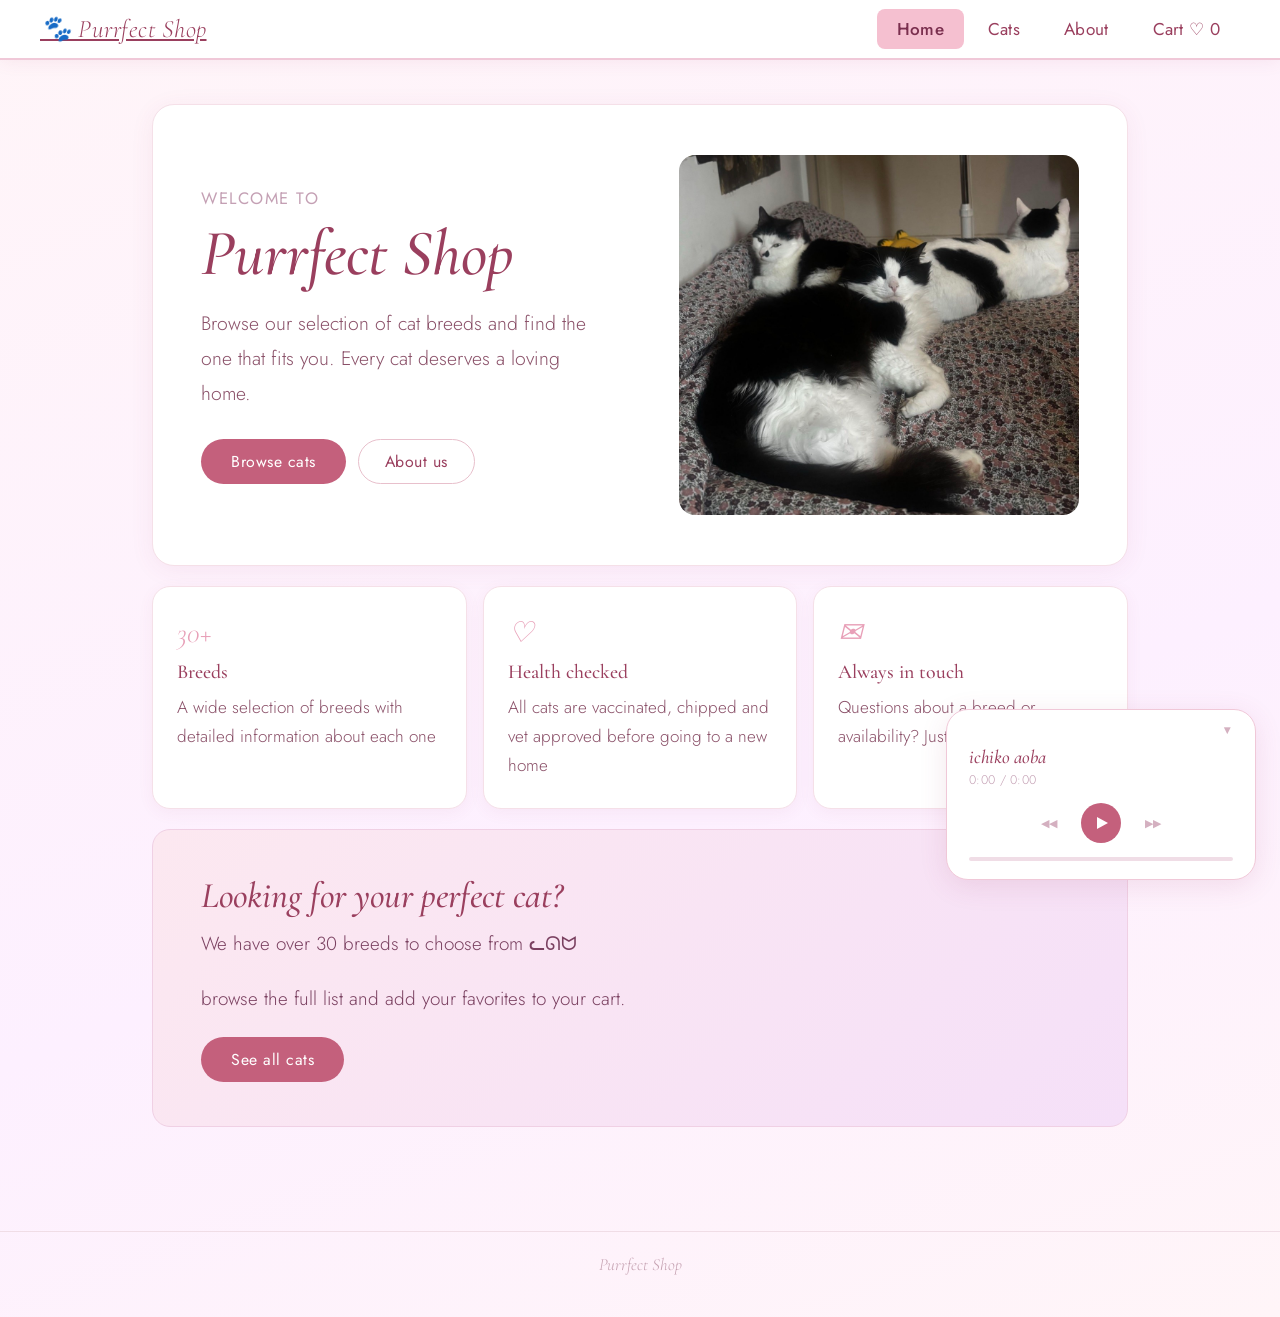
<file: index.html>
<!DOCTYPE html>
<html lang="sv">
<head>
    <meta charset="UTF-8">
    <meta name="viewport" content="width=device-width, initial-scale=1.0">
    <title>Purrfect Shop</title>
    <link href="https://fonts.googleapis.com/css2?family=Cormorant+Garamond:ital,wght@0,400;0,500;0,600;1,400;1,500&family=Jost:wght@300;400;500&display=swap" rel="stylesheet">
    <link rel="stylesheet" href="css/style.css">
    <link rel="stylesheet" href="css/home.css">
</head>
<body>

    <header>
        <a class="logo" href="index.html">🐾 Purrfect Shop</a>
        <nav>
            <a href="index.html" class="nav-btn active">Home</a>
            <a href="pages/cats.html" class="nav-btn">Cats</a>
            <a href="pages/about.html" class="nav-btn">About</a>
            <a href="pages/cart.html" class="nav-btn">Cart ♡ <span id="cartCount">0</span></a>
        </nav>
    </header>

    <main>
        <section class="page">

            <section class="hero">
                <div class="hero-text">
                    <p class="hero-label">Welcome to</p>
                    <h1>Purrfect Shop</h1>
                    <p class="hero-sub">Browse our selection of cat breeds and find the one that fits you. Every cat deserves a loving home.</p>
                    <div class="hero-btns">
                        <button class="pink-btn" onclick="window.location.href='pages/cats.html'">Browse cats</button>
                        <button class="outline-btn" onclick="window.location.href='pages/about.html'">About us</button>
                    </div>
                </div>
                <div class="hero-img-wrap">
                    <img src="img/my 3 cats.jpg" alt="Our cats" class="hero-img">
                </div>
            </section>

            <section class="features">
                <article class="feature-card">
                    <div class="feature-num">30+</div>
                    <h3>Breeds</h3>
                    <p>A wide selection of breeds with detailed information about each one</p>
                </article>
                <article class="feature-card">
                    <div class="feature-num">♡</div>
                    <h3>Health checked</h3>
                    <p>All cats are vaccinated, chipped and vet approved before going to a new home</p>
                </article>
                <article class="feature-card">
                    <div class="feature-num">✉</div>
                    <h3>Always in touch</h3>
                    <p>Questions about a breed or availability? Just send a message</p>
                </article>
            </section>

            <section class="home-banner">
                <div class="banner-text">
                    <h2>Looking for your perfect cat?</h2>
                    <p>We have over 30 breeds to choose from ᓚᘏᗢ </p>
                    <p>browse the full list and add your favorites to your cart.</p>
                    <button class="pink-btn" onclick="window.location.href='pages/cats.html'">See all cats</button>
                </div>
            </section>

        </section>
    </main>

    <footer>
        <p>Purrfect Shop</p>
    </footer>

    <div class="music-player" id="musicPlayer">
        <button class="music-toggle" id="musicToggle" onclick="toggleMusicWidget()">▼</button>
        <div class="music-body" id="musicBody">
            <div class="music-info">
                <span class="music-title">ichiko aoba</span>
                <span class="music-time" id="musicTime">0:00 / 0:00</span>
            </div>
            <div class="music-controls">
                <button class="music-prev" onclick="seekBack()">◀◀</button>
                <button class="music-playpause" id="musicBtn" onclick="toggleMusic()"></button>
                <button class="music-next" onclick="seekForward()">▶▶</button>
            </div>
            <div class="music-progress-bg" onclick="seekToClick(event)">
                <div class="music-progress-fill" id="musicProgress"></div>
            </div>
        </div>
    </div>

    <audio id="bgMusic" loop>
        <source src="img/song.mp3" type="audio/mpeg">
    </audio>

    <script src="js/shared.js"></script>
    <script src="js/music.js"></script>
</body>
</html>
</file>
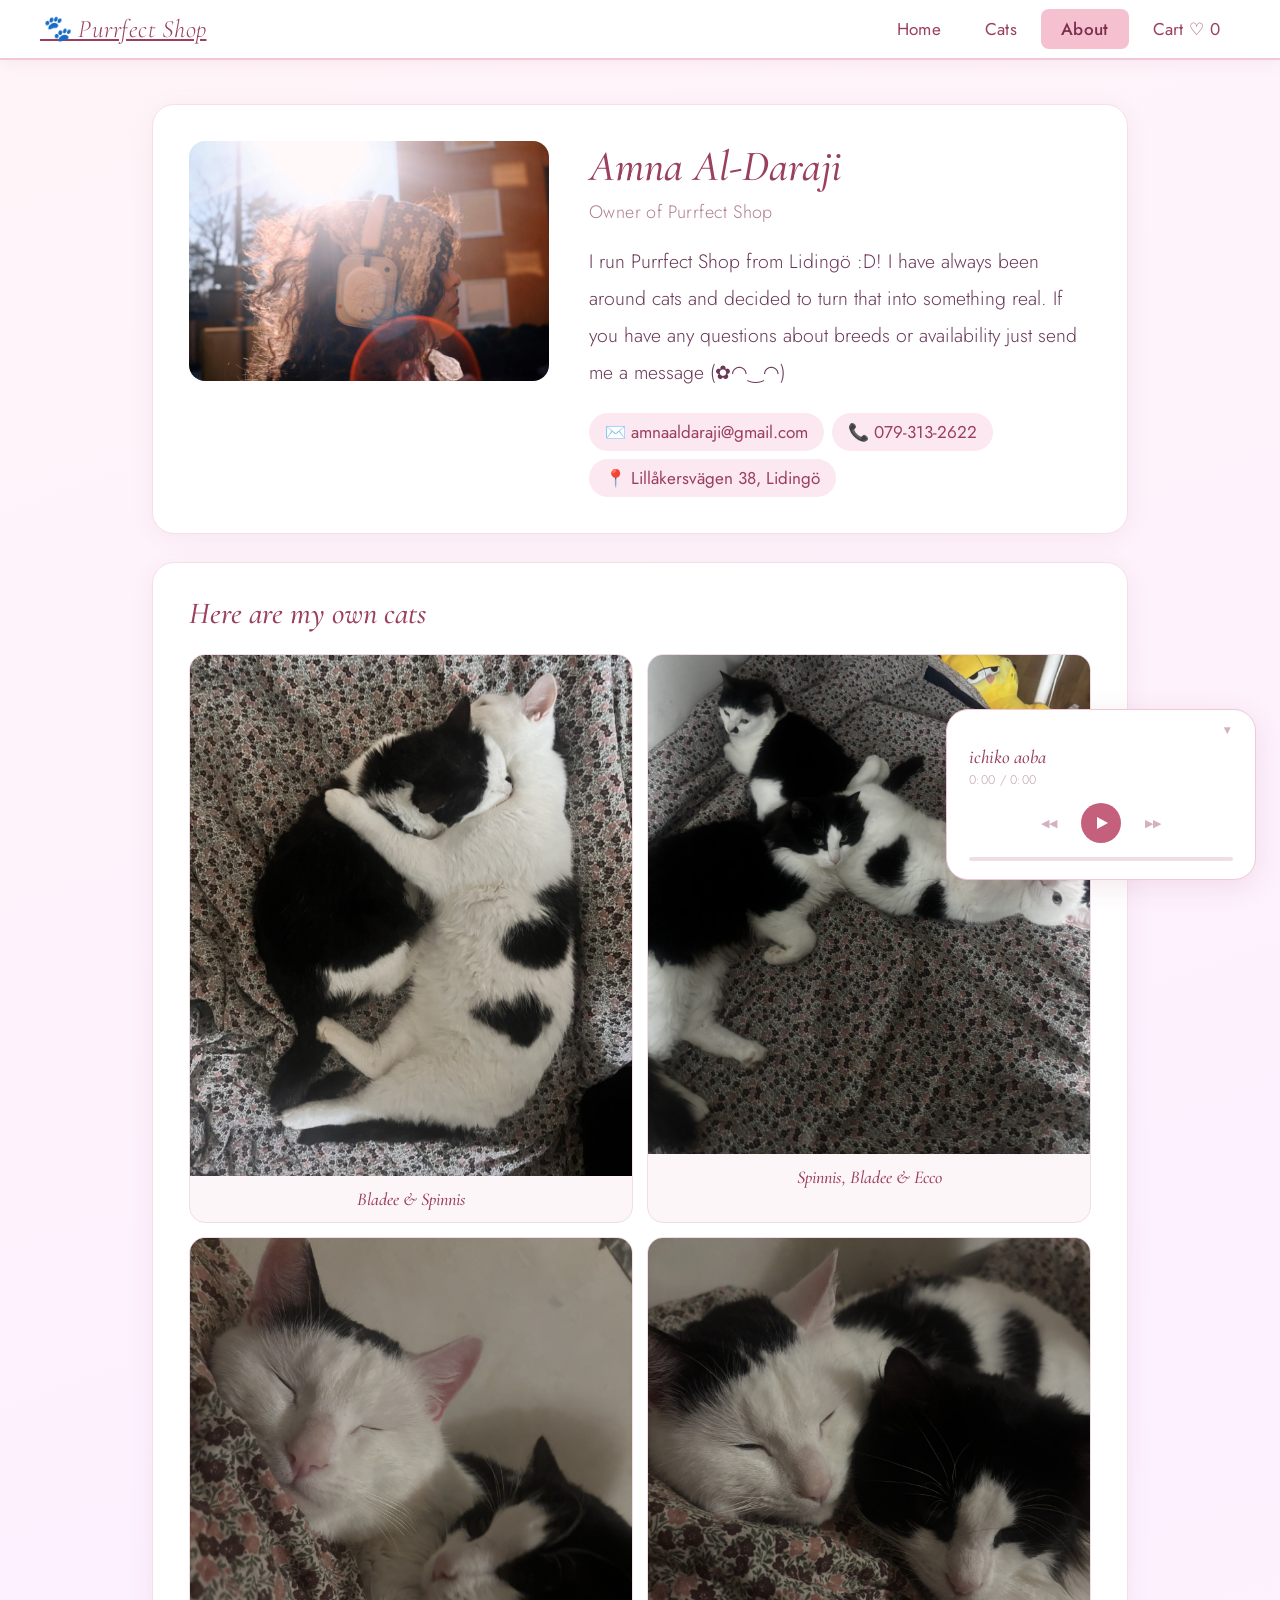
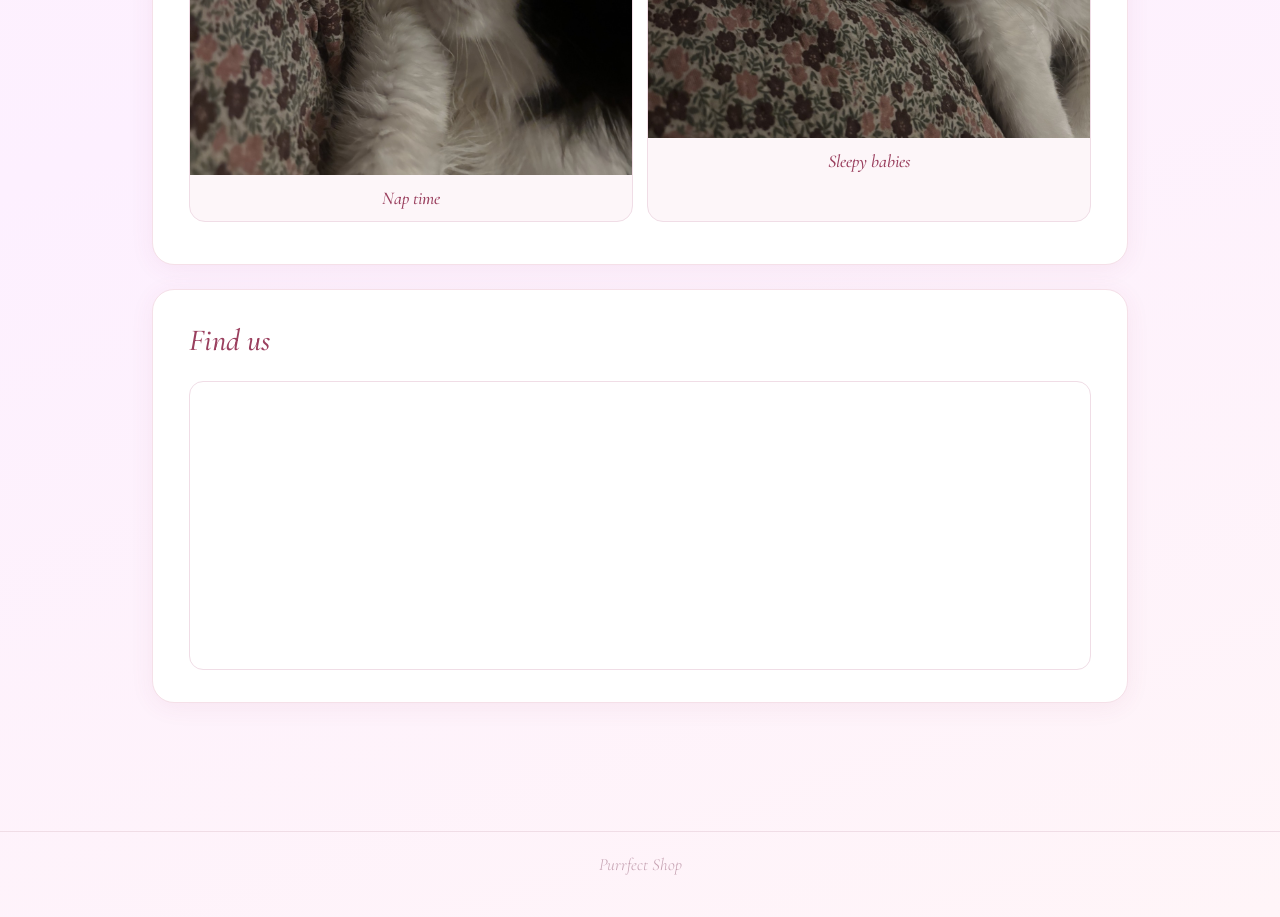
<file: pages/about.html>
<!DOCTYPE html>
<html lang="sv">
<head>
    <meta charset="UTF-8">
    <meta name="viewport" content="width=device-width, initial-scale=1.0">
    <title>About — Purrfect Shop</title>
    <link href="https://fonts.googleapis.com/css2?family=Cormorant+Garamond:ital,wght@0,400;0,500;0,600;1,400;1,500&family=Jost:wght@300;400;500&display=swap" rel="stylesheet">
    <link rel="stylesheet" href="../css/style.css">
    <link rel="stylesheet" href="../css/about.css">
</head>
<body>

    <header>
        <a class="logo" href="../index.html">🐾 Purrfect Shop</a>
        <nav>
            <a href="../index.html" class="nav-btn">Home</a>
            <a href="cats.html" class="nav-btn">Cats</a>
            <a href="about.html" class="nav-btn active">About</a>
            <a href="cart.html" class="nav-btn">Cart ♡ <span id="cartCount">0</span></a>
        </nav>
    </header>

    <main>
        <section class="page">

            <section class="about-hero">
                <div class="about-photo-wrap">
                    <img src="../img/about me.jpg" alt="Amna" class="owner-photo">
                </div>
                <div class="about-intro">
                    <h1>Amna Al-Daraji</h1>
                    <p class="about-tagline">Owner of Purrfect Shop</p>
                    <p class="owner-text">I run Purrfect Shop from Lidingö :D! I have always been around cats and decided to turn that into something real. If you have any questions about breeds or availability just send me a message (✿◠‿◠)</p>
                    <div class="contact-pills">
                        <span>✉️ amnaaldaraji@gmail.com</span>
                        <span>📞 079-313-2622</span>
                        <span>📍 Lillåkersvägen 38, Lidingö</span>
                    </div>
                </div>
            </section>

            <section class="about-section">
                <h2>Here are my own cats</h2>
                <div class="my-cats">
                    <figure class="my-cat-card">
                        <img src="../img/2 cats.png" alt="Bladee and Spinnis">
                        <figcaption>Bladee & Spinnis</figcaption>
                    </figure>
                    <figure class="my-cat-card">
                        <img src="../img/3 cats.png" alt="All three cats">
                        <figcaption>Spinnis, Bladee & Ecco</figcaption>
                    </figure>
                    <figure class="my-cat-card">
                        <img src="../img/sleep cat.png" alt="Sleeping cat">
                        <figcaption>Nap time</figcaption>
                    </figure>
                    <figure class="my-cat-card">
                        <img src="../img/sleepy cats.png" alt="Sleepy cats">
                        <figcaption>Sleepy babies</figcaption>
                    </figure>
                </div>
            </section>

            <section class="about-section">
                <h2>Find us</h2>
                <div class="map-box">
                    <iframe
                        src="https://maps.google.com/maps?q=Lillåkersvägen+38+Lidingö&output=embed"
                        width="100%"
                        height="280"
                        style="border:0; border-radius: 14px;"
                        allowfullscreen=""
                        loading="lazy">
                    </iframe>
                </div>
            </section>

        </section>
    </main>

    <footer>
        <p>Purrfect Shop</p>
    </footer>

    <div class="music-player" id="musicPlayer">
        <button class="music-toggle" id="musicToggle" onclick="toggleMusicWidget()">▼</button>
        <div class="music-body" id="musicBody">
            <div class="music-info">
                <span class="music-title">ichiko aoba</span>
                <span class="music-time" id="musicTime">0:00 / 0:00</span>
            </div>
            <div class="music-controls">
                <button class="music-prev" onclick="seekBack()">◀◀</button>
                <button class="music-playpause" id="musicBtn" onclick="toggleMusic()"></button>
                <button class="music-next" onclick="seekForward()">▶▶</button>
            </div>
            <div class="music-progress-bg" onclick="seekToClick(event)">
                <div class="music-progress-fill" id="musicProgress"></div>
            </div>
        </div>
    </div>

    <audio id="bgMusic" loop>
        <source src="../img/song.mp3" type="audio/mpeg">
    </audio>

    <script src="../js/shared.js"></script>
    <script src="../js/music.js"></script>
</body>
</html>
</file>
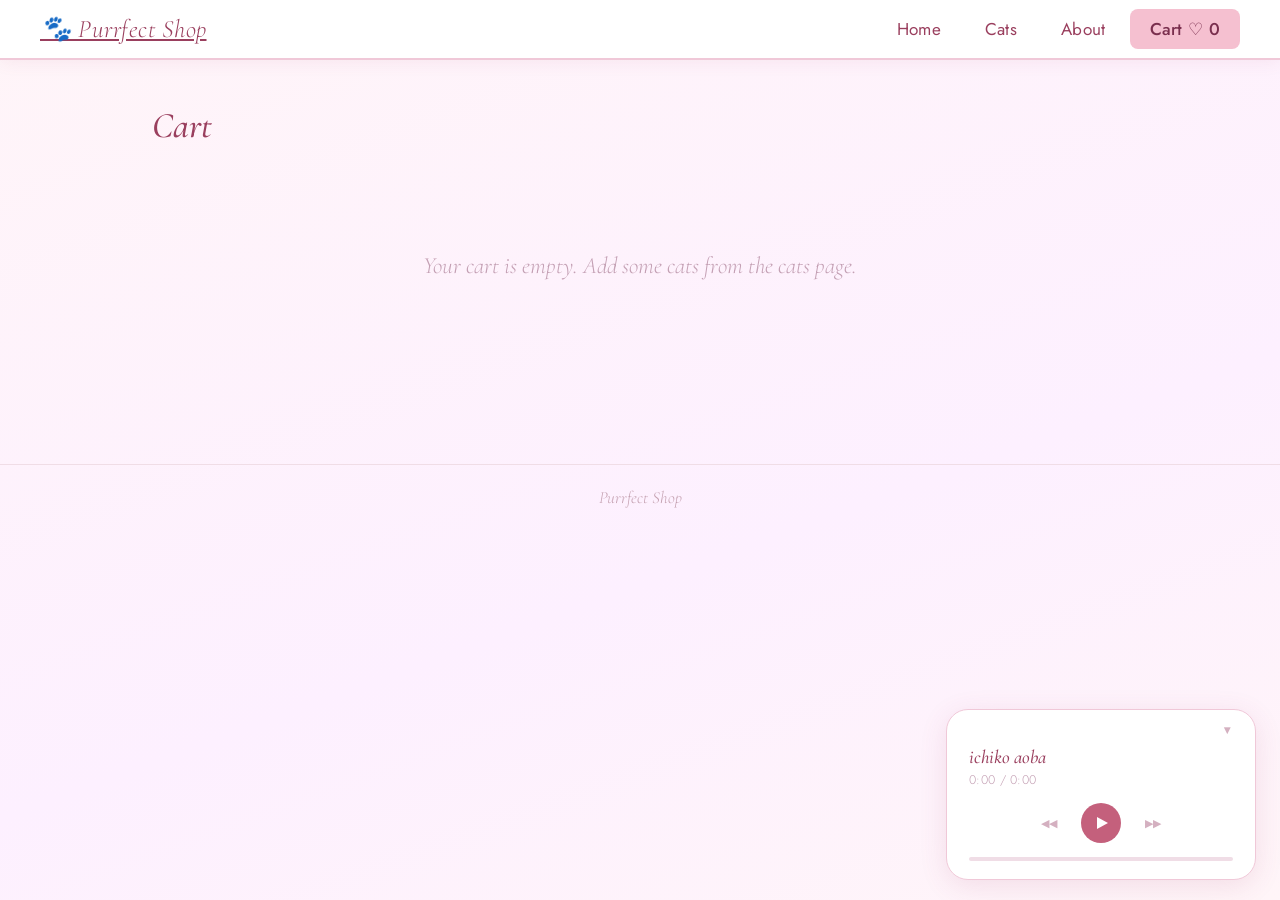
<file: pages/cart.html>
<!DOCTYPE html>
<html lang="sv">
<head>
    <meta charset="UTF-8">
    <meta name="viewport" content="width=device-width, initial-scale=1.0">
    <title>Cart — Purrfect Shop</title>
    <link href="https://fonts.googleapis.com/css2?family=Cormorant+Garamond:ital,wght@0,400;0,500;0,600;1,400;1,500&family=Jost:wght@300;400;500&display=swap" rel="stylesheet">
    <link rel="stylesheet" href="../css/style.css">
    <link rel="stylesheet" href="../css/cart.css">
</head>
<body>

    <header>
        <a class="logo" href="../index.html">🐾 Purrfect Shop</a>
        <nav>
            <a href="../index.html" class="nav-btn">Home</a>
            <a href="cats.html" class="nav-btn">Cats</a>
            <a href="about.html" class="nav-btn">About</a>
            <a href="cart.html" class="nav-btn active">Cart ♡ <span id="cartCount">0</span></a>
        </nav>
    </header>

    <main>
        <section id="cart" class="page">
            <h2>Cart</h2>
            <div id="cartItems"></div>
            <div id="orderForm" style="display:none;">
                <h3>Your details</h3>
                <form onsubmit="sendOrder(event)">
                    <input type="text" id="customerName" placeholder="Name" required>
                    <input type="email" id="customerEmail" placeholder="Email" required>
                    <input type="text" id="customerAddress" placeholder="Delivery address" required>
                    <button type="submit" class="pink-btn">Place order</button>
                </form>
            </div>
        </section>
    </main>

    <footer>
        <p>Purrfect Shop</p>
    </footer>

    <div class="music-player" id="musicPlayer">
        <button class="music-toggle" id="musicToggle" onclick="toggleMusicWidget()">▼</button>
        <div class="music-body" id="musicBody">
            <div class="music-info">
                <span class="music-title">ichiko aoba</span>
                <span class="music-time" id="musicTime">0:00 / 0:00</span>
            </div>
            <div class="music-controls">
                <button class="music-prev" onclick="seekBack()">◀◀</button>
                <button class="music-playpause" id="musicBtn" onclick="toggleMusic()"></button>
                <button class="music-next" onclick="seekForward()">▶▶</button>
            </div>
            <div class="music-progress-bg" onclick="seekToClick(event)">
                <div class="music-progress-fill" id="musicProgress"></div>
            </div>
        </div>
    </div>

    <audio id="bgMusic" loop>
        <source src="../img/song.mp3" type="audio/mpeg">
    </audio>

    <script src="../js/shared.js"></script>
    <script src="../js/music.js"></script>
    <script src="../js/cart.js"></script>
</body>
</html>
</file>
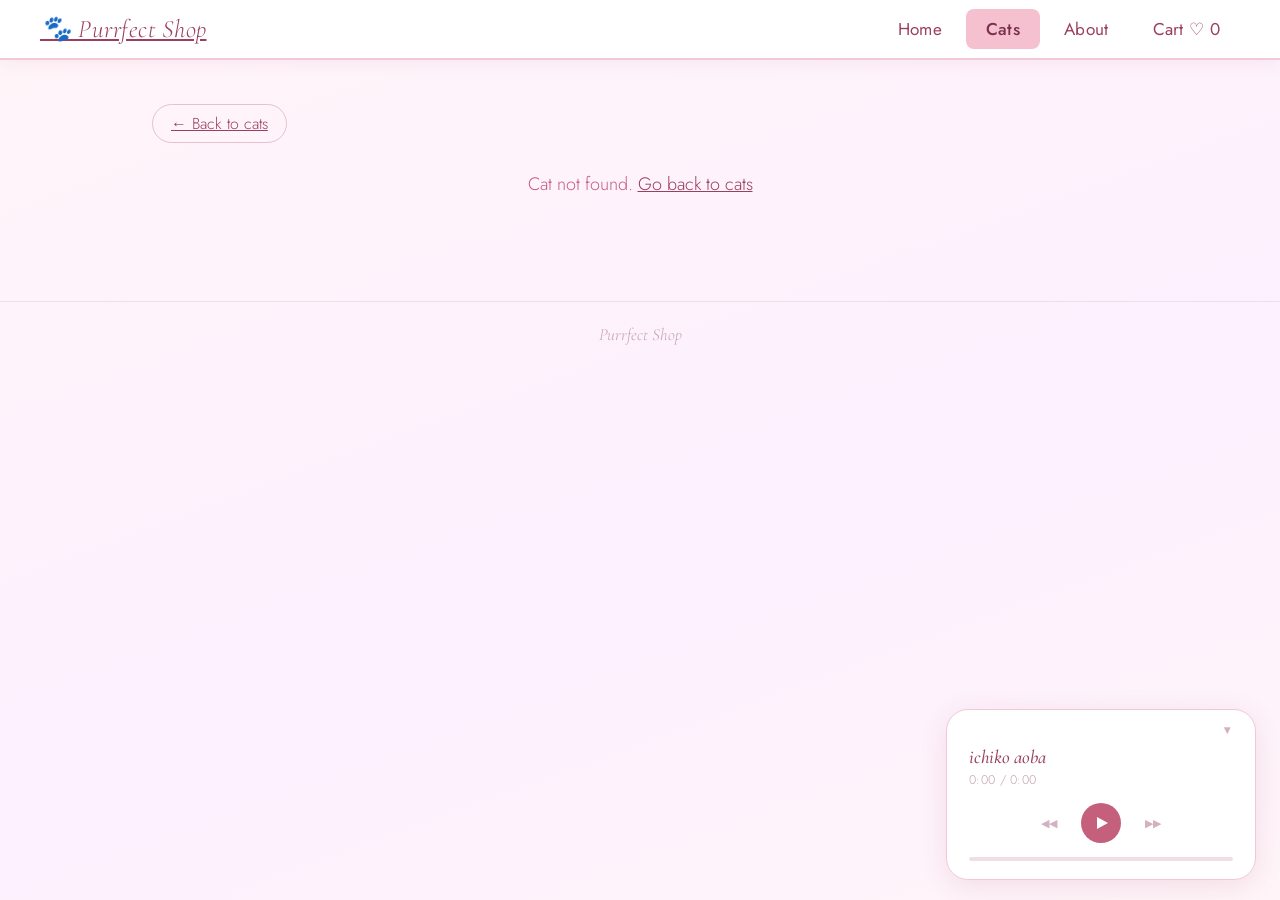
<file: pages/catdetail.html>
<!DOCTYPE html>
<html lang="sv">
<head>
    <meta charset="UTF-8">
    <meta name="viewport" content="width=device-width, initial-scale=1.0">
    <title>Cat — Purrfect Shop</title>
    <link href="https://fonts.googleapis.com/css2?family=Cormorant+Garamond:ital,wght@0,400;0,500;0,600;1,400;1,500&family=Jost:wght@300;400;500&display=swap" rel="stylesheet">
    <link rel="stylesheet" href="../css/style.css">
    <link rel="stylesheet" href="../css/cats.css">
</head>
<body>

    <header>
        <a class="logo" href="../index.html">🐾 Purrfect Shop</a>
        <nav>
            <a href="../index.html" class="nav-btn">Home</a>
            <a href="cats.html" class="nav-btn active">Cats</a>
            <a href="about.html" class="nav-btn">About</a>
            <a href="cart.html" class="nav-btn">Cart ♡ <span id="cartCount">0</span></a>
        </nav>
    </header>

    <main>
        <section class="page">
            <a class="back-btn" href="cats.html">← Back to cats</a>
            <div id="catDetailContent"></div>
        </section>
    </main>

    <footer>
        <p>Purrfect Shop</p>
    </footer>

    <div class="music-player" id="musicPlayer">
        <button class="music-toggle" id="musicToggle" onclick="toggleMusicWidget()">▼</button>
        <div class="music-body" id="musicBody">
            <div class="music-info">
                <span class="music-title">ichiko aoba</span>
                <span class="music-time" id="musicTime">0:00 / 0:00</span>
            </div>
            <div class="music-controls">
                <button class="music-prev" onclick="seekBack()">◀◀</button>
                <button class="music-playpause" id="musicBtn" onclick="toggleMusic()"></button>
                <button class="music-next" onclick="seekForward()">▶▶</button>
            </div>
            <div class="music-progress-bg" onclick="seekToClick(event)">
                <div class="music-progress-fill" id="musicProgress"></div>
            </div>
        </div>
    </div>

    <audio id="bgMusic" loop>
        <source src="../img/song.mp3" type="audio/mpeg">
    </audio>

    <script src="../js/shared.js"></script>
    <script src="../js/music.js"></script>
    <script src="../js/cart.js"></script>
    <script src="../js/catdetail.js"></script>
</body>
</html>
</file>
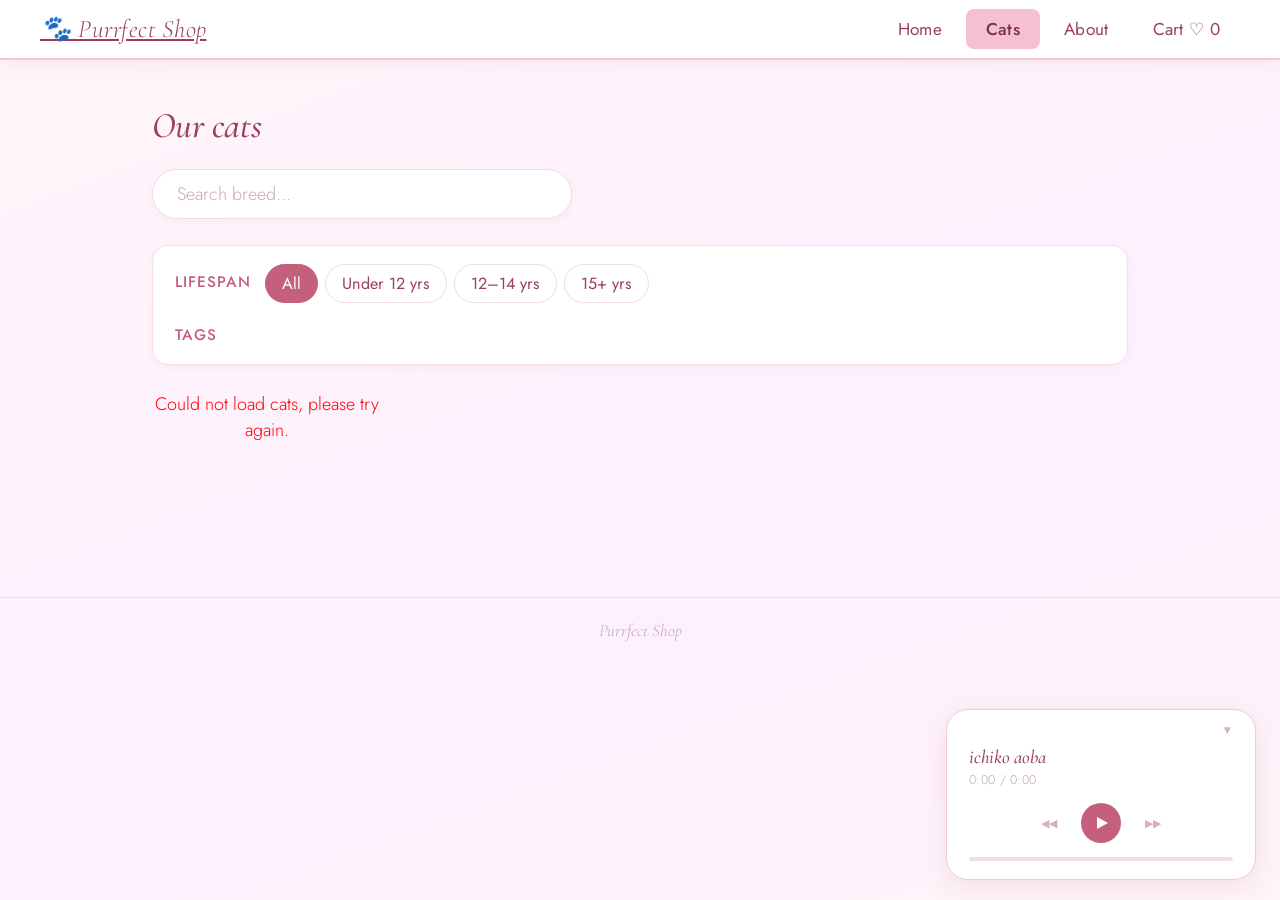
<file: pages/cats.html>
<!DOCTYPE html>
<html lang="sv">
<head>
    <meta charset="UTF-8">
    <meta name="viewport" content="width=device-width, initial-scale=1.0">
    <title>Cats — Purrfect Shop</title>
    <link href="https://fonts.googleapis.com/css2?family=Cormorant+Garamond:ital,wght@0,400;0,500;0,600;1,400;1,500&family=Jost:wght@300;400;500&display=swap" rel="stylesheet">
    <link rel="stylesheet" href="../css/style.css">
    <link rel="stylesheet" href="../css/cats.css">
</head>
<body>

    <header>
        <a class="logo" href="../index.html">🐾 Purrfect Shop</a>
        <nav>
            <a href="../index.html" class="nav-btn">Home</a>
            <a href="cats.html" class="nav-btn active">Cats</a>
            <a href="about.html" class="nav-btn">About</a>
            <a href="cart.html" class="nav-btn">Cart ♡ <span id="cartCount">0</span></a>
        </nav>
    </header>

    <main>
        <section id="cats" class="page">
            <h2>Our cats</h2>
            <div class="search-box">
                <input type="text" id="searchInput" placeholder="Search breed..." oninput="applyFilters()">
            </div>
            <div class="filter-section">
                <div class="filter-row">
                    <span class="filter-label">Lifespan</span>
                    <div class="age-filter-row">
                        <button class="age-btn active" onclick="setAgeFilter('all', this)">All</button>
                        <button class="age-btn" onclick="setAgeFilter('short', this)">Under 12 yrs</button>
                        <button class="age-btn" onclick="setAgeFilter('medium', this)">12–14 yrs</button>
                        <button class="age-btn" onclick="setAgeFilter('long', this)">15+ yrs</button>
                    </div>
                </div>
                <div class="filter-row">
                    <span class="filter-label">Tags</span>
                    <div id="tagFilters" class="tag-filter-row"></div>
                </div>
            </div>
            <div id="catList" class="cat-grid"></div>
            <div id="pagination" class="pagination"></div>
        </section>
    </main>

    <footer>
        <p>Purrfect Shop</p>
    </footer>

    <div class="music-player" id="musicPlayer">
        <button class="music-toggle" id="musicToggle" onclick="toggleMusicWidget()">▼</button>
        <div class="music-body" id="musicBody">
            <div class="music-info">
                <span class="music-title">ichiko aoba</span>
                <span class="music-time" id="musicTime">0:00 / 0:00</span>
            </div>
            <div class="music-controls">
                <button class="music-prev" onclick="seekBack()">◀◀</button>
                <button class="music-playpause" id="musicBtn" onclick="toggleMusic()"></button>
                <button class="music-next" onclick="seekForward()">▶▶</button>
            </div>
            <div class="music-progress-bg" onclick="seekToClick(event)">
                <div class="music-progress-fill" id="musicProgress"></div>
            </div>
        </div>
    </div>

    <audio id="bgMusic" loop>
        <source src="../img/song.mp3" type="audio/mpeg">
    </audio>

    <script src="../js/shared.js"></script>
    <script src="../js/music.js"></script>
    <script src="../js/cart.js"></script>
    <script src="../js/cats.js"></script>
</body>
</html>
</file>
<file: css/style.css>
@import url('https://fonts.googleapis.com/css2?family=Cormorant+Garamond:ital,wght@0,400;0,500;0,600;1,400;1,500&family=Jost:wght@300;400;500&display=swap');

* {
    margin: 0;
    padding: 0;
    box-sizing: border-box;
}

html {
    font-size: 18px;
}

body {
    font-family: 'Jost', sans-serif;
    font-weight: 300;
    background: linear-gradient(160deg, #fff5f8 0%, #fdf0ff 60%, #fff5f8 100%);
    min-height: 100vh;
    color: #3d1f35;
}

h1, h2, h3 {
    font-family: 'Cormorant Garamond', serif;
    font-weight: 600;
}

/* Header */
header {
    position: sticky;
    top: 0;
    z-index: 100;
    background: white;
    border-bottom: 2px solid #f0c8d8;
    padding: 0 40px;
    height: 60px;
    display: flex;
    align-items: center;
    gap: 32px;
    box-shadow: 0 2px 16px rgba(160, 60, 100, 0.08);
}

.logo {
    font-family: 'Cormorant Garamond', serif;
    font-size: 1.4rem;
    font-style: italic;
    color: #9a3f5e;
    letter-spacing: 0.5px;
    white-space: nowrap;
    cursor: pointer;
    user-select: none;
}

.logo:hover {
    color: #7a2f4e;
}

nav {
    display: flex;
    gap: 4px;
    margin-left: auto;
}

.nav-btn {
    background: transparent;
    border: none;
    padding: 8px 20px;
    border-radius: 8px;
    cursor: pointer;
    font-family: 'Jost', sans-serif;
    font-size: 0.95rem;
    font-weight: 400;
    color: #9a3f5e;
    transition: all 0.15s;
    letter-spacing: 0.3px;
    text-decoration: none;
}

.nav-btn:hover {
    background: #fce8f0;
}

.nav-btn.active {
    background: #f5c0d0;
    color: #7a2f4e;
    font-weight: 500;
}

/* Music player widget */
.music-player {
    position: fixed;
    bottom: 20px;
    right: 24px;
    z-index: 200;
    background: white;
    border: 1px solid #f0c8d8;
    border-radius: 22px;
    box-shadow: 0 6px 28px rgba(160, 60, 100, 0.12);
    padding: 14px 22px 18px;
    width: 310px;
    display: flex;
    flex-direction: column;
    gap: 10px;
}

.music-toggle {
    background: transparent;
    border: none;
    color: #d4b0c0;
    cursor: pointer;
    font-size: 0.65rem;
    align-self: flex-end;
    padding: 0;
    line-height: 1;
    transition: color 0.15s;
}

.music-toggle:hover {
    color: #9a3f5e;
}

.music-body {
    display: flex;
    flex-direction: column;
    gap: 14px;
    overflow: hidden;
    transition: max-height 0.3s ease, opacity 0.3s ease;
    max-height: 200px;
    opacity: 1;
}

.music-body.hidden {
    max-height: 0;
    opacity: 0;
    gap: 0;
}

.music-info {
    display: flex;
    flex-direction: column;
    gap: 3px;
}

.music-title {
    font-family: 'Cormorant Garamond', serif;
    font-style: italic;
    font-size: 1.05rem;
    color: #9a3f5e;
    font-weight: 500;
}

.music-time {
    font-size: 0.7rem;
    color: #c4a0b4;
    font-weight: 300;
    letter-spacing: 0.3px;
}

.music-controls {
    display: flex;
    align-items: center;
    justify-content: center;
    gap: 20px;
}

.music-prev,
.music-next {
    background: transparent;
    border: none;
    color: #d4b0c0;
    cursor: pointer;
    font-size: 0.6rem;
    padding: 4px;
    transition: color 0.15s;
}

.music-prev:hover,
.music-next:hover {
    color: #9a3f5e;
}

.music-playpause {
    background: #c4607c;
    border: none;
    width: 40px;
    height: 40px;
    border-radius: 50%;
    cursor: pointer;
    display: flex;
    align-items: center;
    justify-content: center;
    transition: background 0.15s;
    flex-shrink: 0;
    gap: 4px;
}

.music-playpause:hover {
    background: #a84f68;
}

/* Play triangle (default) */
.music-playpause::before {
    content: '';
    display: block;
    width: 0;
    height: 0;
    border-style: solid;
    border-width: 6px 0 6px 11px;
    border-color: transparent transparent transparent white;
    margin-left: 3px;
}

/* Pause bars */
.music-playpause.playing::before {
    content: '';
    width: 3px;
    height: 13px;
    background: white;
    border-radius: 2px;
    border: none;
    margin-left: 0;
}

.music-playpause.playing::after {
    content: '';
    display: block;
    width: 3px;
    height: 13px;
    background: white;
    border-radius: 2px;
}

.music-progress-bg {
    width: 100%;
    height: 4px;
    background: #f0dde6;
    border-radius: 4px;
    cursor: pointer;
    position: relative;
}

.music-progress-fill {
    height: 100%;
    background: #c4607c;
    border-radius: 4px;
    width: 0%;
    transition: width 0.5s linear;
    pointer-events: none;
}

/* Main */
main {
    max-width: 1040px;
    margin: 0 auto;
    padding: 0 32px;
}

.page {
    padding: 44px 0;
}

/* Shared heading style */
.page > h2 {
    font-family: 'Cormorant Garamond', serif;
    font-size: 2rem;
    font-style: italic;
    font-weight: 500;
    color: #9a3f5e;
    margin-bottom: 28px;
}

/* Pink button */
.pink-btn {
    background: #c4607c;
    color: white;
    border: none;
    padding: 11px 30px;
    border-radius: 30px;
    cursor: pointer;
    font-family: 'Jost', sans-serif;
    font-size: 0.88rem;
    font-weight: 400;
    letter-spacing: 0.5px;
    transition: background 0.2s;
}

.pink-btn:hover {
    background: #a84f68;
}

/* Footer */
footer {
    text-align: center;
    padding: 22px;
    border-top: 1px solid #f0dde6;
    margin-top: 60px;
    margin-bottom: 20px;
    font-family: 'Cormorant Garamond', serif;
    font-style: italic;
    font-size: 0.95rem;
    color: #c4a0b0;
}

/* Responsive */
@media (max-width: 768px) {
    header {
        padding: 0 18px;
        gap: 12px;
        height: auto;
        flex-wrap: wrap;
        padding-top: 12px;
        padding-bottom: 12px;
    }

    nav {
        order: 3;
        width: 100%;
        flex-wrap: wrap;
    }

    .music-widget {
        margin-left: 0;
    }

    main {
        padding: 0 18px;
    }

    .page {
        padding: 28px 0;
    }
}
</file>
<file: css/home.css>
/* Hero split layout */
.hero {
    display: flex;
    align-items: center;
    gap: 40px;
    background: white;
    border-radius: 22px;
    padding: 50px 48px;
    margin-bottom: 20px;
    border: 1px solid #f5e0e8;
    box-shadow: 0 4px 24px rgba(160, 60, 100, 0.07);
    overflow: hidden;
}

.hero-text {
    flex: 1;
    min-width: 0;
}

.hero-label {
    font-size: 0.92rem;
    color: #c4a0b4;
    letter-spacing: 1.5px;
    text-transform: uppercase;
    margin-bottom: 8px;
    font-weight: 400;
}

.hero-text h1 {
    font-size: 3.6rem;
    color: #9a3f5e;
    font-style: italic;
    font-weight: 500;
    line-height: 1.1;
    margin-bottom: 16px;
}

.hero-sub {
    font-size: 1.08rem;
    color: #8a5068;
    line-height: 1.8;
    font-weight: 300;
    margin-bottom: 28px;
    max-width: 400px;
}

.hero-btns {
    display: flex;
    gap: 12px;
    flex-wrap: wrap;
}

.outline-btn {
    background: transparent;
    color: #9a3f5e;
    border: 1.5px solid #e8c0cc;
    padding: 10px 26px;
    border-radius: 30px;
    cursor: pointer;
    font-family: 'Jost', sans-serif;
    font-size: 0.88rem;
    font-weight: 400;
    letter-spacing: 0.5px;
    transition: all 0.2s;
}

.outline-btn:hover {
    background: #fce8f0;
    border-color: #c4a0b4;
}

.hero-img-wrap {
    flex-shrink: 0;
    width: 400px;
}

.hero-img {
    width: 100%;
    height: 360px;
    object-fit: cover;
    border-radius: 16px;
    display: block;
}

/* Feature cards */
.features {
    display: flex;
    gap: 16px;
    flex-wrap: wrap;
    margin-bottom: 20px;
}

.feature-card {
    background: white;
    border: 1px solid #f5e0e8;
    border-radius: 18px;
    padding: 28px 24px;
    flex: 1;
    min-width: 170px;
    box-shadow: 0 4px 16px rgba(160, 60, 100, 0.06);
}

.feature-num {
    font-size: 1.6rem;
    color: #e8a0b8;
    margin-bottom: 10px;
    font-family: 'Cormorant Garamond', serif;
    font-style: italic;
}

.feature-card h3 {
    color: #9a3f5e;
    margin-bottom: 9px;
    font-size: 1.1rem;
    font-weight: 500;
}

.feature-card p {
    color: #8a5068;
    font-size: 0.95rem;
    line-height: 1.7;
    font-weight: 300;
}

/* Bottom banner */
.home-banner {
    background: linear-gradient(135deg, #fce8f0, #f5e0f8);
    border-radius: 18px;
    padding: 44px 48px;
    border: 1px solid #f0d0e4;
}

.banner-text h2 {
    font-size: 2rem;
    color: #9a3f5e;
    font-style: italic;
    font-weight: 500;
    margin-bottom: 10px;
}

.banner-text p {
    font-size: 1.05rem;
    color: #7a4060;
    font-weight: 300;
    line-height: 1.75;
    margin-bottom: 22px;
    max-width: 500px;
}

/* Responsive */
@media (max-width: 780px) {
    .hero {
        flex-direction: column;
        padding: 36px 28px;
    }

    .hero-img-wrap {
        width: 100%;
    }

    .hero-img {
        height: 220px;
    }

    .hero-text h1 {
        font-size: 2.6rem;
    }

    .home-banner {
        padding: 32px 28px;
    }
}

@media (max-width: 480px) {
    .hero-text h1 {
        font-size: 2rem;
    }

    .features {
        flex-direction: column;
    }
}
</file>
<file: css/about.css>
/* About hero section */
.about-hero {
    display: flex;
    gap: 40px;
    align-items: flex-start;
    background: white;
    border-radius: 22px;
    padding: 36px;
    margin-bottom: 28px;
    box-shadow: 0 4px 24px rgba(160, 60, 100, 0.07);
    border: 1px solid #f5e0e8;
}

.about-photo-wrap {
    flex-shrink: 0;
}

.owner-photo {
    width: 360px;
    height: auto;
    border-radius: 16px;
    display: block;
    object-fit: cover;
}

.about-intro {
    flex: 1;
    min-width: 0;
}

.about-intro h1 {
    font-size: 2.4rem;
    color: #9a3f5e;
    font-style: italic;
    font-weight: 500;
    margin-bottom: 6px;
    line-height: 1.2;
}

.about-tagline {
    font-size: 1rem;
    color: #b08090;
    font-weight: 300;
    letter-spacing: 0.4px;
    margin-bottom: 18px;
}

.owner-text {
    font-size: 1.08rem;
    color: #6a3858;
    line-height: 1.9;
    font-weight: 300;
    margin-bottom: 22px;
}

.contact-pills {
    display: flex;
    flex-wrap: wrap;
    gap: 8px;
}

.contact-pills span {
    background: #fce8f0;
    color: #9a3f5e;
    padding: 7px 16px;
    border-radius: 20px;
    font-size: 0.95rem;
    font-weight: 400;
}

/* About sections */
.about-section {
    background: white;
    border-radius: 22px;
    padding: 32px 36px;
    margin-bottom: 24px;
    box-shadow: 0 4px 24px rgba(160, 60, 100, 0.07);
    border: 1px solid #f5e0e8;
}

.about-section h2 {
    font-family: 'Cormorant Garamond', serif;
    font-size: 1.7rem;
    font-style: italic;
    font-weight: 500;
    color: #9a3f5e;
    margin-bottom: 22px;
}

/* Cat photos */
.my-cats {
    display: grid;
    grid-template-columns: 1fr 1fr;
    gap: 14px;
    margin-bottom: 10px;
}

.my-cat-card {
    background: #fdf6f9;
    border: 1px solid #f0dde6;
    border-radius: 16px;
    overflow: hidden;
    margin: 0;
}

.my-cat-card img {
    width: 100%;
    height: auto;
    display: block;
}

@media (max-width: 500px) {
    .my-cats {
        grid-template-columns: 1fr;
    }
}

.my-cat-card figcaption {
    padding: 12px 14px;
    font-size: 1rem;
    color: #9a3f5e;
    text-align: center;
    font-style: italic;
    font-family: 'Cormorant Garamond', serif;
    font-weight: 500;
}

/* Map */
.map-box {
    border-radius: 14px;
    overflow: hidden;
    border: 1px solid #f0dde6;
}

@media (max-width: 700px) {
    .about-hero {
        flex-direction: column;
        align-items: center;
        text-align: center;
        padding: 24px;
    }

    .owner-photo {
        width: 160px;
    }

    .contact-pills {
        justify-content: center;
    }

    .about-intro h1 {
        font-size: 1.9rem;
    }

    .about-section {
        padding: 24px 20px;
    }

    .my-cat-card {
        max-width: 100%;
    }
}
</file>
<file: css/cart.css>
#cart h2 {
    color: #9a3f5e;
    font-size: 2rem;
    font-style: italic;
    font-weight: 500;
    margin-bottom: 24px;
}

.cart-item {
    background: white;
    border: 1px solid #f5e0e8;
    border-radius: 14px;
    padding: 14px 20px;
    margin-bottom: 10px;
    display: flex;
    align-items: center;
    gap: 16px;
    box-shadow: 0 2px 10px rgba(160, 60, 100, 0.05);
}

.cart-item-img {
    width: 90px;
    height: 90px;
    object-fit: cover;
    border-radius: 10px;
    flex-shrink: 0;
}

.cart-item-no-img {
    width: 90px;
    height: 90px;
    background: #fdf0f4;
    border-radius: 10px;
    display: flex;
    align-items: center;
    justify-content: center;
    color: #c4a0b4;
    font-size: 0.75rem;
    flex-shrink: 0;
}

.cart-item-info {
    flex: 1;
}

.cart-item-info h4 {
    color: #9a3f5e;
    font-size: 1rem;
    font-weight: 500;
    margin: 0 0 3px 0;
    font-family: 'Cormorant Garamond', serif;
    font-style: italic;
}

.cart-item-origin {
    color: #a0527a;
    font-size: 0.82rem;
    font-weight: 400;
    margin: 0 0 4px 0;
}

.cart-item-detail {
    color: #b08090;
    font-size: 0.78rem;
    font-weight: 300;
    margin: 0 0 2px 0;
}

.cart-qty {
    display: flex;
    align-items: center;
    gap: 10px;
    margin-left: auto;
    margin-right: 10px;
    flex-shrink: 0;
}

.qty-btn {
    background: white;
    color: #c4607c;
    border: 1px solid #f0dde6;
    width: 28px;
    height: 28px;
    border-radius: 8px;
    cursor: pointer;
    font-size: 1rem;
    line-height: 1;
    display: flex;
    align-items: center;
    justify-content: center;
    transition: all 0.15s;
    font-family: 'Jost', sans-serif;
    flex-shrink: 0;
}

.qty-btn:hover {
    background: #c4607c;
    color: white;
    border-color: #c4607c;
}

.qty-num {
    font-size: 1rem;
    color: #9a3f5e;
    font-weight: 500;
    min-width: 20px;
    text-align: center;
}

.remove-btn {
    background: transparent;
    color: #c4607c;
    border: 1px solid #f0dde6;
    padding: 5px 14px;
    border-radius: 10px;
    cursor: pointer;
    font-family: 'Jost', sans-serif;
    font-size: 0.8rem;
    transition: all 0.15s;
    align-self: flex-start;
    flex-shrink: 0;
}

.remove-btn:hover {
    background: #c4607c;
    color: white;
    border-color: #c4607c;
}

.empty-cart {
    text-align: center;
    color: #c4a0b4;
    padding: 80px 20px;
    font-style: italic;
    font-family: 'Cormorant Garamond', serif;
    font-size: 1.3rem;
}

#orderForm {
    background: white;
    border: 1px solid #f5e0e8;
    border-radius: 20px;
    padding: 32px;
    margin-top: 24px;
    max-width: 440px;
    box-shadow: 0 4px 20px rgba(160, 60, 100, 0.07);
}

#orderForm h3 {
    color: #9a3f5e;
    margin-bottom: 20px;
    font-size: 1.3rem;
    font-style: italic;
    font-weight: 500;
}

#orderForm input {
    display: block;
    width: 100%;
    padding: 10px 20px;
    margin-bottom: 12px;
    border: 1px solid #f0dde6;
    border-radius: 30px;
    font-size: 0.88rem;
    font-family: 'Jost', sans-serif;
    font-weight: 300;
    outline: none;
    color: #3d1f35;
    background: #fdf8fa;
}

#orderForm input::placeholder {
    color: #c8a8b8;
}

#orderForm input:focus {
    border-color: #c4607c;
}
</file>
<file: css/cats.css>
#cats h2 {
    color: #9a3f5e;
    font-size: 2rem;
    margin-bottom: 22px;
    font-style: italic;
    font-weight: 500;
}

.search-box {
    margin-bottom: 26px;
}

.search-box input {
    padding: 11px 24px;
    width: 100%;
    max-width: 420px;
    border: 1px solid #f0dde6;
    border-radius: 30px;
    font-size: 1rem;
    font-family: 'Jost', sans-serif;
    font-weight: 300;
    outline: none;
    background: white;
    color: #3d1f35;
    box-shadow: 0 2px 10px rgba(160, 60, 100, 0.06);
}

.search-box input::placeholder {
    color: #c8a8b8;
}

.search-box input:focus {
    border-color: #c4607c;
    box-shadow: 0 2px 12px rgba(196, 96, 124, 0.12);
}

.cat-grid {
    display: grid;
    grid-template-columns: repeat(auto-fill, minmax(210px, 1fr));
    gap: 20px;
    margin-bottom: 30px;
}

.cat-card {
    background: white;
    border: 1px solid #f5e0e8;
    border-radius: 18px;
    overflow: hidden;
    transition: transform 0.2s, box-shadow 0.2s;
    box-shadow: 0 3px 12px rgba(160, 60, 100, 0.06);
    position: relative;
}

.cat-card:hover {
    transform: translateY(-4px);
    box-shadow: 0 8px 24px rgba(160, 60, 100, 0.12);
}

.cat-card img {
    width: 100%;
    height: 200px;
    object-fit: cover;
    display: block;
}

.cat-card .no-img {
    width: 100%;
    height: 200px;
    background: #fce8f0;
    display: flex;
    align-items: center;
    justify-content: center;
    color: #d4a0b4;
    font-size: 0.8rem;
    font-style: italic;
    font-family: 'Cormorant Garamond', serif;
}

.cat-card-body {
    padding: 12px 14px 14px;
}

.cat-card-body h3 {
    font-size: 1.05rem;
    color: #9a3f5e;
    margin-bottom: 4px;
    font-weight: 500;
}

.cat-card-body p {
    font-size: 0.9rem;
    color: #a07880;
    margin-bottom: 12px;
    font-weight: 300;
}

.cat-card-btns {
    display: flex;
    gap: 7px;
    flex-wrap: wrap;
}

.cat-card-body button {
    background: #c4607c;
    color: white;
    border: none;
    padding: 7px 15px;
    border-radius: 14px;
    cursor: pointer;
    font-family: 'Jost', sans-serif;
    font-size: 0.85rem;
    transition: background 0.15s;
}

.cat-card-body button:hover {
    background: #a84f68;
}

.about-btn {
    background: transparent !important;
    color: #c4607c !important;
    border: 1px solid #e8c0cc !important;
    transition: all 0.15s !important;
}

.about-btn:hover {
    background: #fce8f0 !important;
}

/* Hover overlay */
.cat-hover-info {
    position: absolute;
    inset: 0;
    background: rgba(255, 240, 246, 0.97);
    border-radius: 18px;
    padding: 18px 16px;
    display: flex;
    flex-direction: column;
    justify-content: center;
    gap: 8px;
    opacity: 0;
    transition: opacity 0.22s ease;
    pointer-events: none;
}

.cat-card:hover .cat-hover-info {
    opacity: 1;
    pointer-events: all;
}

.cat-hover-info h4 {
    font-family: 'Cormorant Garamond', serif;
    font-size: 1.15rem;
    font-style: italic;
    color: #9a3f5e;
    margin-bottom: 2px;
}

.hover-tag {
    font-size: 0.85rem;
    color: #b85570;
    font-weight: 400;
    line-height: 1.5;
}

.hover-detail {
    font-size: 0.87rem;
    color: #8a5068;
    font-weight: 300;
}

.hover-desc {
    font-size: 0.87rem;
    color: #7a4060;
    line-height: 1.6;
    font-weight: 300;
    flex: 1;
    overflow: hidden;
}

.hover-btn {
    background: #c4607c;
    color: white;
    border: none;
    padding: 8px 15px;
    border-radius: 14px;
    cursor: pointer;
    font-family: 'Jost', sans-serif;
    font-size: 0.87rem;
    transition: background 0.15s;
}

.hover-btn:hover {
    background: #a84f68;
}

.hover-btns {
    display: flex;
    gap: 8px;
    margin-top: auto;
    flex-wrap: wrap;
}

.hover-about-btn {
    background: transparent;
    color: #c4607c;
    border: 1.5px solid #e8c0cc;
    padding: 7px 14px;
    border-radius: 14px;
    cursor: pointer;
    font-family: 'Jost', sans-serif;
    font-size: 0.85rem;
    transition: all 0.15s;
}

.hover-about-btn:hover {
    background: #fce8f0;
}

/* Cat detail page */
.back-btn {
    background: transparent;
    border: 1px solid #e8c0cc;
    color: #9a3f5e;
    padding: 7px 18px;
    border-radius: 20px;
    cursor: pointer;
    font-family: 'Jost', sans-serif;
    font-size: 0.88rem;
    margin-bottom: 28px;
    transition: all 0.15s;
    display: inline-block;
}

.back-btn:hover {
    background: #fce8f0;
}

.cat-detail-card {
    display: flex;
    gap: 40px;
    background: white;
    border-radius: 20px;
    overflow: hidden;
    border: 1px solid #f5e0e8;
    box-shadow: 0 4px 24px rgba(160, 60, 100, 0.07);
}

.detail-img {
    width: 400px;
    flex-shrink: 0;
    object-fit: contain;
    display: block;
    background: #fdf0f4;
}

.detail-no-img {
    width: 400px;
    flex-shrink: 0;
    background: #fce8f0;
    display: flex;
    align-items: center;
    justify-content: center;
    color: #c4a0b4;
    font-style: italic;
    font-family: 'Cormorant Garamond', serif;
}

.cat-detail-info {
    padding: 36px 36px 36px 0;
    display: flex;
    flex-direction: column;
    gap: 18px;
}

.cat-detail-info h2 {
    font-size: 2.4rem;
    color: #9a3f5e;
    font-style: italic;
    font-weight: 500;
    line-height: 1.1;
}

.detail-origin {
    font-size: 1rem;
    color: #c4a0b4;
    font-weight: 300;
    letter-spacing: 0.5px;
    margin-top: -10px;
}

.detail-section {
    display: flex;
    flex-direction: column;
    gap: 4px;
}

.detail-label {
    font-size: 0.85rem;
    text-transform: uppercase;
    letter-spacing: 1px;
    color: #c4607c;
    font-weight: 500;
}

.detail-section p {
    font-size: 1rem;
    color: #5c2d45;
    line-height: 1.75;
    font-weight: 300;
}

@media (max-width: 700px) {
    .cat-detail-card {
        flex-direction: column;
    }

    .detail-img,
    .detail-no-img {
        width: 100%;
        height: 260px;
    }

    .cat-detail-info {
        padding: 24px;
    }
}

.pagination {
    display: flex;
    justify-content: flex-start;
    gap: 6px;
    flex-wrap: wrap;
    margin-bottom: 20px;
}

.pagination button {
    background: white;
    color: #9a3f5e;
    border: 1px solid #f0dde6;
    padding: 6px 14px;
    border-radius: 10px;
    cursor: pointer;
    font-family: 'Jost', sans-serif;
    font-size: 0.83rem;
    transition: all 0.15s;
    box-shadow: 0 2px 6px rgba(160, 60, 100, 0.05);
}

.pagination button:hover,
.pagination button.active {
    background: #c4607c;
    color: white;
    border-color: #c4607c;
}

.pagination button:disabled {
    opacity: 0.3;
    cursor: default;
}

@media (max-width: 480px) {
    .cat-grid {
        grid-template-columns: 1fr 1fr;
    }
}

/* Filter section */
.filter-section {
    background: white;
    border: 1px solid #f5e0e8;
    border-radius: 16px;
    padding: 18px 22px;
    margin-bottom: 26px;
    display: flex;
    flex-direction: column;
    gap: 14px;
    box-shadow: 0 2px 10px rgba(160, 60, 100, 0.05);
}

.filter-row {
    display: flex;
    align-items: flex-start;
    gap: 14px;
}

.filter-label {
    font-size: 0.85rem;
    text-transform: uppercase;
    letter-spacing: 1px;
    color: #c4607c;
    font-weight: 500;
    white-space: nowrap;
    padding-top: 7px;
    min-width: 60px;
}

.age-filter-row {
    display: flex;
    gap: 7px;
    flex-wrap: wrap;
}

.age-btn {
    background: white;
    color: #9a3f5e;
    border: 1px solid #f0dde6;
    padding: 7px 16px;
    border-radius: 20px;
    cursor: pointer;
    font-family: 'Jost', sans-serif;
    font-size: 0.9rem;
    font-weight: 400;
    transition: all 0.15s;
}

.age-btn:hover {
    background: #fce8f0;
    border-color: #e8c0cc;
}

.age-btn.active {
    background: #c4607c;
    color: white;
    border-color: #c4607c;
}

.tag-filter-row {
    display: flex;
    gap: 6px;
    flex-wrap: wrap;
}

.tag-btn {
    background: white;
    color: #9a3f5e;
    border: 1px solid #f0dde6;
    padding: 6px 13px;
    border-radius: 20px;
    cursor: pointer;
    font-family: 'Jost', sans-serif;
    font-size: 0.85rem;
    font-weight: 400;
    transition: all 0.15s;
}

.tag-btn:hover {
    background: #fce8f0;
    border-color: #e8c0cc;
}

.tag-btn.active {
    background: #f5c0d0;
    color: #7a2f4e;
    border-color: #e8a0bc;
    font-weight: 500;
}
</file>
